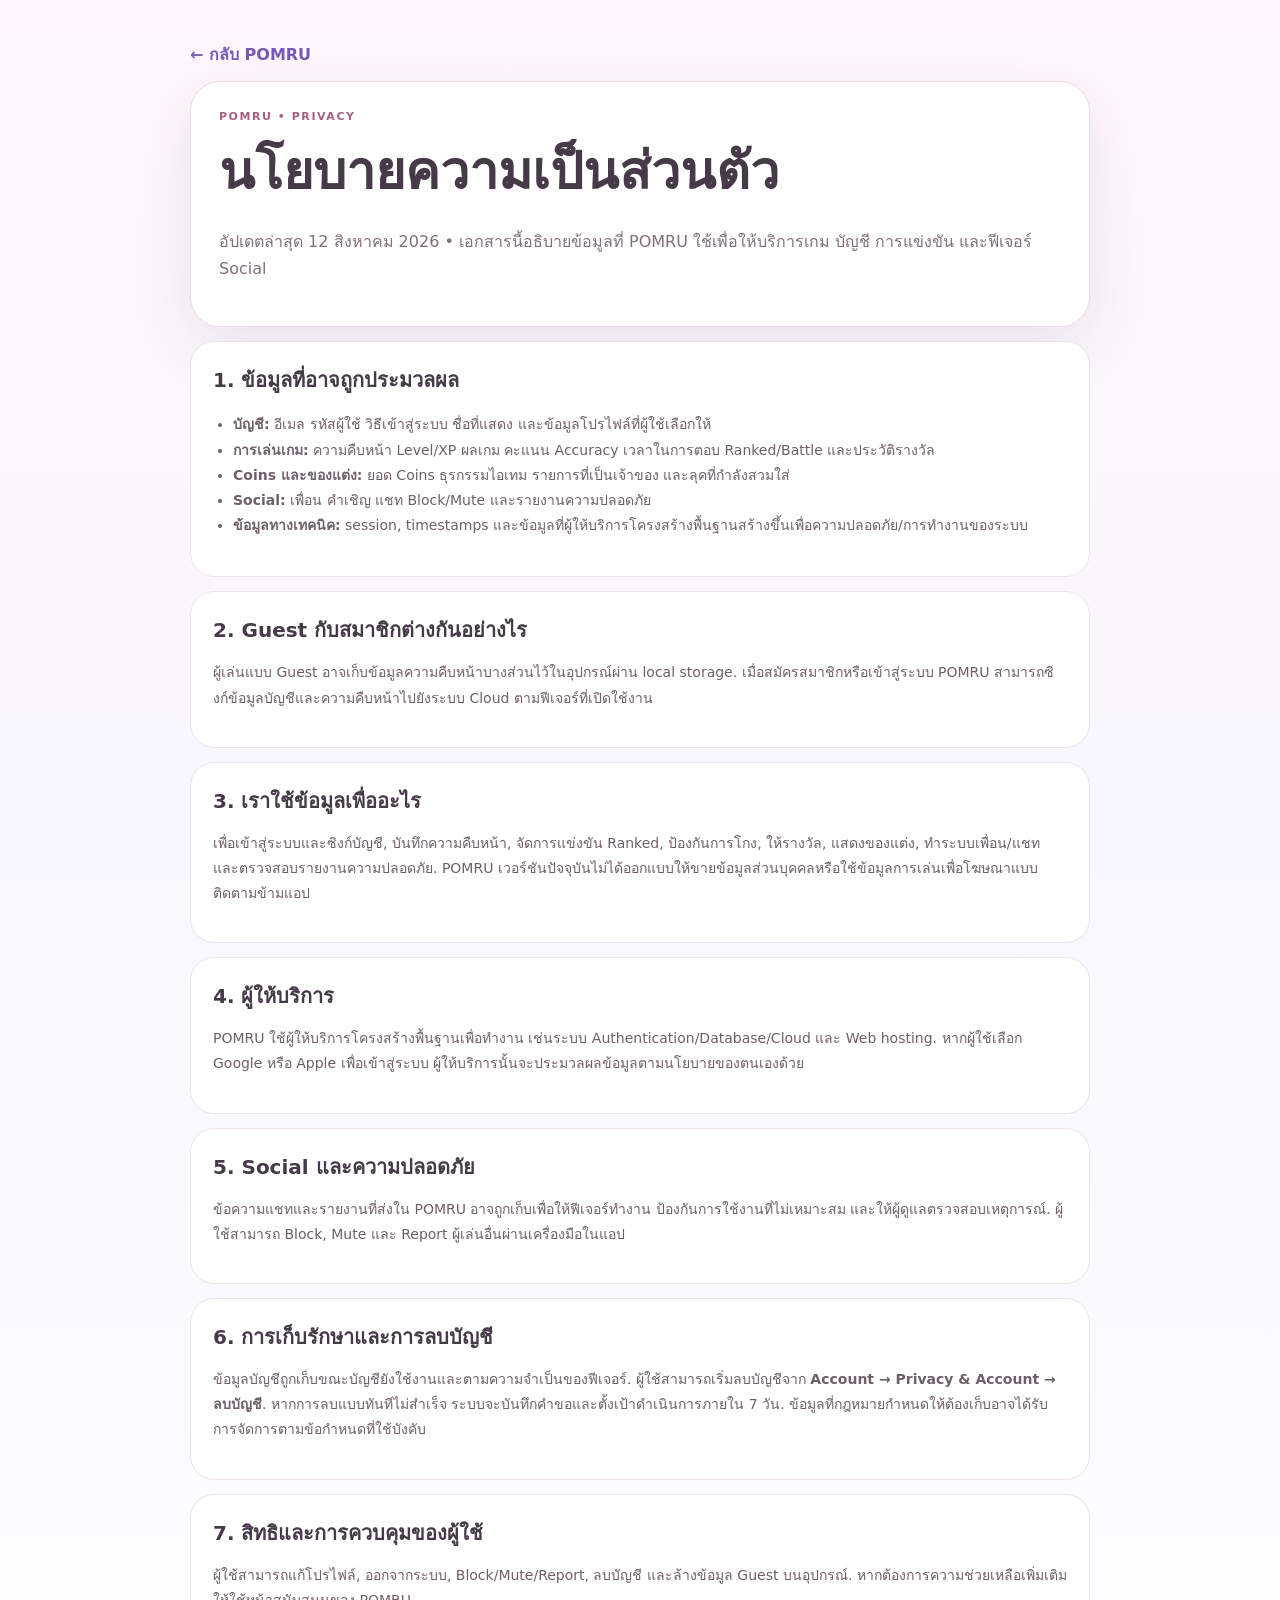
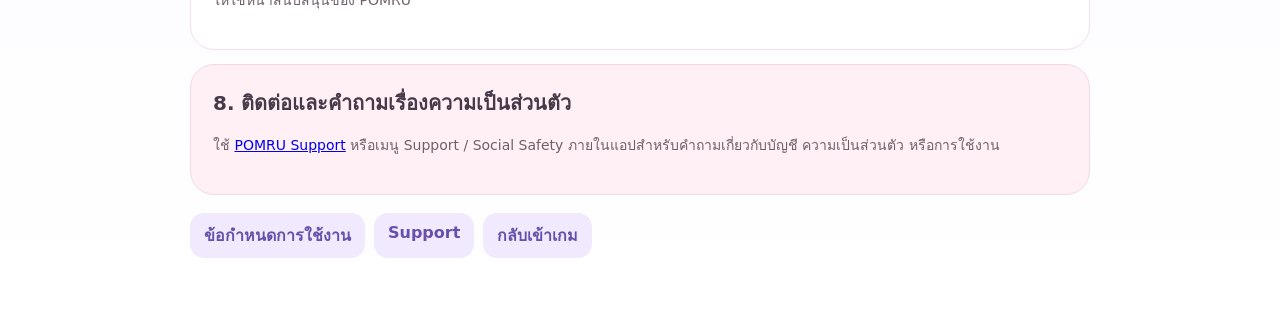
<file: privacy.html>
<!doctype html>
<html lang="th">
<head>
<meta charset="utf-8"><meta name="viewport" content="width=device-width,initial-scale=1,viewport-fit=cover">
<title>POMRU Privacy Policy</title>
<style>
:root{font-family:Inter,"Noto Sans Thai",system-ui,-apple-system,sans-serif;color:#463a48;background:#fff8fb}*{box-sizing:border-box}body{margin:0;background:linear-gradient(180deg,#fff7fb,#f8f6ff 42%,#fff);min-height:100vh}.wrap{width:min(900px,calc(100% - 28px));margin:auto;padding:42px 0 72px}.hero{padding:28px;border:1px solid #eadde8;border-radius:30px;background:rgba(255,255,255,.92);box-shadow:0 20px 60px rgba(76,53,84,.10)}.eyebrow{font-size:11px;font-weight:900;letter-spacing:.14em;color:#a65f82}.hero h1{font-size:clamp(30px,5vw,52px);margin:6px 0 5px}.hero p{color:#826f7b;line-height:1.7}.card{margin-top:14px;padding:22px;border:1px solid #eee3ea;border-radius:24px;background:#fff}.card h2{margin:0 0 8px;font-size:20px}.card p,.card li{font-size:14px;line-height:1.8;color:#6f5f69}.card ul{padding-left:20px}.notice{background:#fff0f6;border-color:#f3d8e5}.links{display:flex;gap:9px;flex-wrap:wrap;margin-top:18px}.links a{padding:10px 14px;border-radius:14px;background:#f1eaff;color:#6750aa;text-decoration:none;font-weight:800}.back{display:inline-flex;margin-bottom:14px;color:#7659b6;text-decoration:none;font-weight:800}.muted{font-size:12px;color:#9a8794}
</style>
</head><body><main class="wrap"><a class="back" href="/">← กลับ POMRU</a><section class="hero"><div class="eyebrow">POMRU • PRIVACY</div><h1>นโยบายความเป็นส่วนตัว</h1><p>อัปเดตล่าสุด 12 สิงหาคม 2026 • เอกสารนี้อธิบายข้อมูลที่ POMRU ใช้เพื่อให้บริการเกม บัญชี การแข่งขัน และฟีเจอร์ Social</p></section>
<section class="card"><h2>1. ข้อมูลที่อาจถูกประมวลผล</h2><ul><li><b>บัญชี:</b> อีเมล รหัสผู้ใช้ วิธีเข้าสู่ระบบ ชื่อที่แสดง และข้อมูลโปรไฟล์ที่ผู้ใช้เลือกให้</li><li><b>การเล่นเกม:</b> ความคืบหน้า Level/XP ผลเกม คะแนน Accuracy เวลาในการตอบ Ranked/Battle และประวัติรางวัล</li><li><b>Coins และของแต่ง:</b> ยอด Coins ธุรกรรมไอเทม รายการที่เป็นเจ้าของ และลุคที่กำลังสวมใส่</li><li><b>Social:</b> เพื่อน คำเชิญ แชท Block/Mute และรายงานความปลอดภัย</li><li><b>ข้อมูลทางเทคนิค:</b> session, timestamps และข้อมูลที่ผู้ให้บริการโครงสร้างพื้นฐานสร้างขึ้นเพื่อความปลอดภัย/การทำงานของระบบ</li></ul></section>
<section class="card"><h2>2. Guest กับสมาชิกต่างกันอย่างไร</h2><p>ผู้เล่นแบบ Guest อาจเก็บข้อมูลความคืบหน้าบางส่วนไว้ในอุปกรณ์ผ่าน local storage. เมื่อสมัครสมาชิกหรือเข้าสู่ระบบ POMRU สามารถซิงก์ข้อมูลบัญชีและความคืบหน้าไปยังระบบ Cloud ตามฟีเจอร์ที่เปิดใช้งาน</p></section>
<section class="card"><h2>3. เราใช้ข้อมูลเพื่ออะไร</h2><p>เพื่อเข้าสู่ระบบและซิงก์บัญชี, บันทึกความคืบหน้า, จัดการแข่งขัน Ranked, ป้องกันการโกง, ให้รางวัล, แสดงของแต่ง, ทำระบบเพื่อน/แชท และตรวจสอบรายงานความปลอดภัย. POMRU เวอร์ชันปัจจุบันไม่ได้ออกแบบให้ขายข้อมูลส่วนบุคคลหรือใช้ข้อมูลการเล่นเพื่อโฆษณาแบบติดตามข้ามแอป</p></section>
<section class="card"><h2>4. ผู้ให้บริการ</h2><p>POMRU ใช้ผู้ให้บริการโครงสร้างพื้นฐานเพื่อทำงาน เช่นระบบ Authentication/Database/Cloud และ Web hosting. หากผู้ใช้เลือก Google หรือ Apple เพื่อเข้าสู่ระบบ ผู้ให้บริการนั้นจะประมวลผลข้อมูลตามนโยบายของตนเองด้วย</p></section>
<section class="card"><h2>5. Social และความปลอดภัย</h2><p>ข้อความแชทและรายงานที่ส่งใน POMRU อาจถูกเก็บเพื่อให้ฟีเจอร์ทำงาน ป้องกันการใช้งานที่ไม่เหมาะสม และให้ผู้ดูแลตรวจสอบเหตุการณ์. ผู้ใช้สามารถ Block, Mute และ Report ผู้เล่นอื่นผ่านเครื่องมือในแอป</p></section>
<section class="card"><h2>6. การเก็บรักษาและการลบบัญชี</h2><p>ข้อมูลบัญชีถูกเก็บขณะบัญชียังใช้งานและตามความจำเป็นของฟีเจอร์. ผู้ใช้สามารถเริ่มลบบัญชีจาก <b>Account → Privacy & Account → ลบบัญชี</b>. หากการลบแบบทันทีไม่สำเร็จ ระบบจะบันทึกคำขอและตั้งเป้าดำเนินการภายใน 7 วัน. ข้อมูลที่กฎหมายกำหนดให้ต้องเก็บอาจได้รับการจัดการตามข้อกำหนดที่ใช้บังคับ</p></section>
<section class="card"><h2>7. สิทธิและการควบคุมของผู้ใช้</h2><p>ผู้ใช้สามารถแก้โปรไฟล์, ออกจากระบบ, Block/Mute/Report, ลบบัญชี และล้างข้อมูล Guest บนอุปกรณ์. หากต้องการความช่วยเหลือเพิ่มเติมให้ใช้หน้าสนับสนุนของ POMRU</p></section>
<section class="card notice"><h2>8. ติดต่อและคำถามเรื่องความเป็นส่วนตัว</h2><p>ใช้ <a href="/support.html">POMRU Support</a> หรือเมนู Support / Social Safety ภายในแอปสำหรับคำถามเกี่ยวกับบัญชี ความเป็นส่วนตัว หรือการใช้งาน</p></section>
<div class="links"><a href="/terms.html">ข้อกำหนดการใช้งาน</a><a href="/support.html">Support</a><a href="/">กลับเข้าเกม</a></div></main></body></html>
</file>
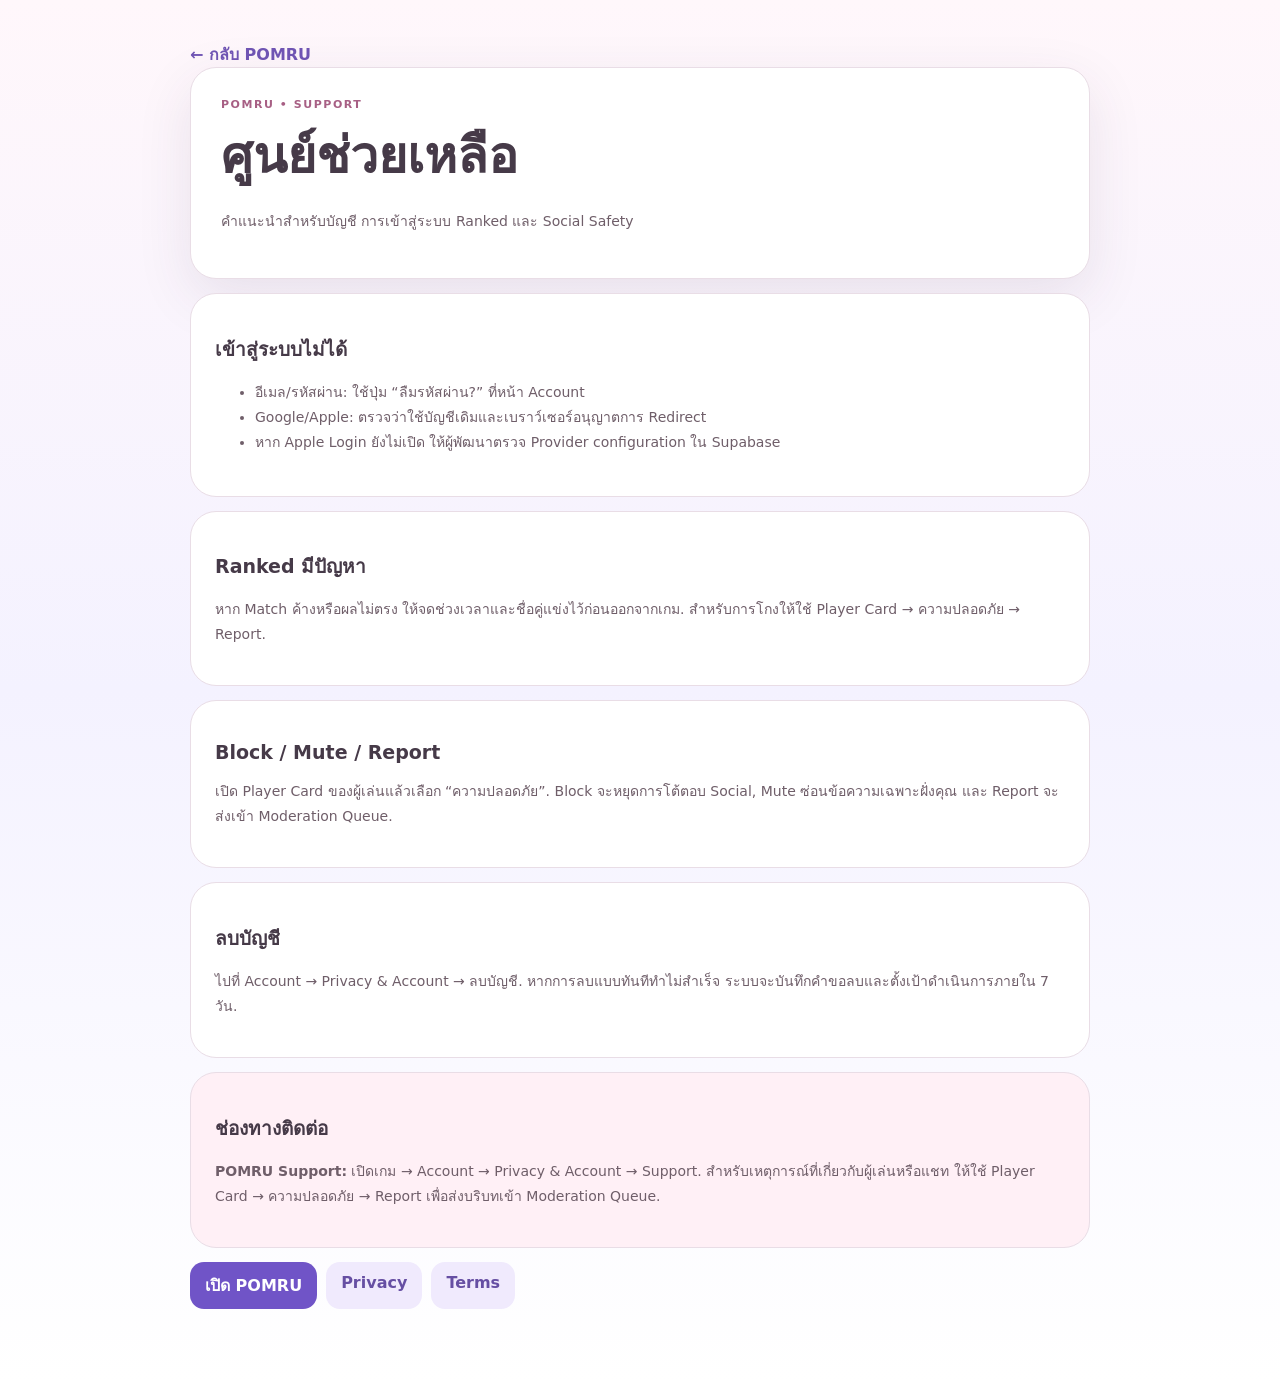
<file: support.html>
<!doctype html><html lang="th"><head><meta charset="utf-8"><meta name="viewport" content="width=device-width,initial-scale=1,viewport-fit=cover"><title>POMRU Support</title><style>
:root{font-family:Inter,"Noto Sans Thai",system-ui,-apple-system,sans-serif;color:#463a48}*{box-sizing:border-box}body{margin:0;background:linear-gradient(180deg,#fff7fb,#f4f2ff 50%,#fff)}main{width:min(900px,calc(100% - 28px));margin:auto;padding:42px 0 72px}.hero,.card{padding:24px;border:1px solid #e9dde6;border-radius:26px;background:#fff;margin-bottom:14px}.hero{padding:30px;box-shadow:0 18px 55px rgba(72,49,81,.10)}.ey{font-size:11px;letter-spacing:.14em;font-weight:900;color:#a75f84}h1{font-size:clamp(30px,5vw,50px);margin:5px 0}h2{font-size:19px}p,li{font-size:14px;line-height:1.8;color:#6f5e69}.callout{background:#fff0f6}.btns{display:flex;gap:9px;flex-wrap:wrap}.btns a{padding:11px 15px;border-radius:14px;background:#7054c7;color:#fff;text-decoration:none;font-weight:900}.btns a.alt{background:#f0eafd;color:#664fa3}.warning{color:#9a5e2f;background:#fff5df;border-color:#f1dfb8}.back{color:#6f54b3;text-decoration:none;font-weight:800}
</style></head><body><main><a class="back" href="/">← กลับ POMRU</a><section class="hero"><div class="ey">POMRU • SUPPORT</div><h1>ศูนย์ช่วยเหลือ</h1><p>คำแนะนำสำหรับบัญชี การเข้าสู่ระบบ Ranked และ Social Safety</p></section><section class="card"><h2>เข้าสู่ระบบไม่ได้</h2><ul><li>อีเมล/รหัสผ่าน: ใช้ปุ่ม “ลืมรหัสผ่าน?” ที่หน้า Account</li><li>Google/Apple: ตรวจว่าใช้บัญชีเดิมและเบราว์เซอร์อนุญาตการ Redirect</li><li>หาก Apple Login ยังไม่เปิด ให้ผู้พัฒนาตรวจ Provider configuration ใน Supabase</li></ul></section><section class="card"><h2>Ranked มีปัญหา</h2><p>หาก Match ค้างหรือผลไม่ตรง ให้จดช่วงเวลาและชื่อคู่แข่งไว้ก่อนออกจากเกม. สำหรับการโกงให้ใช้ Player Card → ความปลอดภัย → Report.</p></section><section class="card"><h2>Block / Mute / Report</h2><p>เปิด Player Card ของผู้เล่นแล้วเลือก “ความปลอดภัย”. Block จะหยุดการโต้ตอบ Social, Mute ซ่อนข้อความเฉพาะฝั่งคุณ และ Report จะส่งเข้า Moderation Queue.</p></section><section class="card"><h2>ลบบัญชี</h2><p>ไปที่ Account → Privacy & Account → ลบบัญชี. หากการลบแบบทันทีทำไม่สำเร็จ ระบบจะบันทึกคำขอลบและตั้งเป้าดำเนินการภายใน 7 วัน.</p></section><section class="card callout"><h2>ช่องทางติดต่อ</h2><p><b>POMRU Support:</b> เปิดเกม → Account → Privacy & Account → Support. สำหรับเหตุการณ์ที่เกี่ยวกับผู้เล่นหรือแชท ให้ใช้ Player Card → ความปลอดภัย → Report เพื่อส่งบริบทเข้า Moderation Queue.</p></section><div class="btns"><a href="/">เปิด POMRU</a><a class="alt" href="/privacy.html">Privacy</a><a class="alt" href="/terms.html">Terms</a></div></main></body></html>
</file>
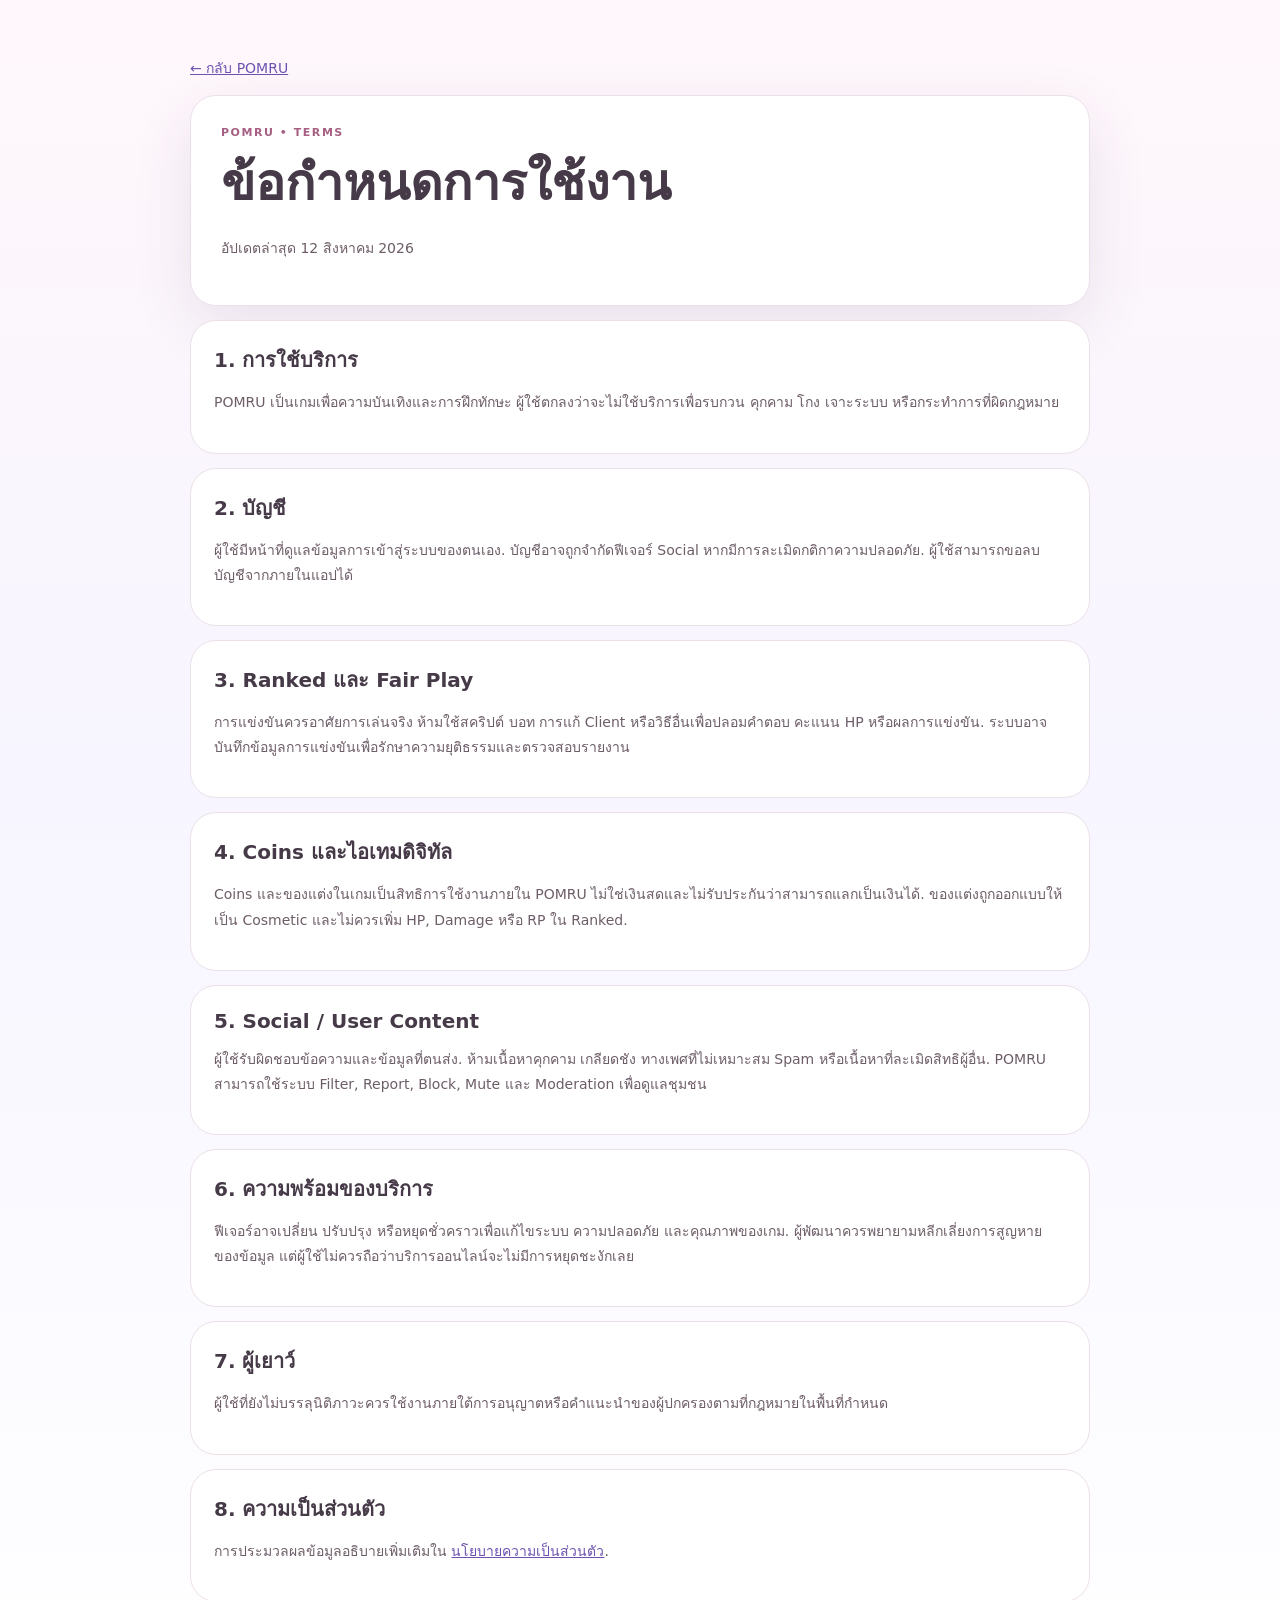
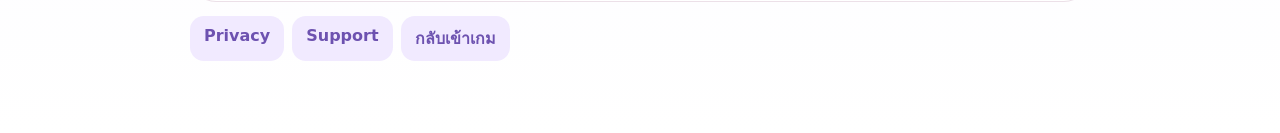
<file: terms.html>
<!doctype html><html lang="th"><head><meta charset="utf-8"><meta name="viewport" content="width=device-width,initial-scale=1,viewport-fit=cover"><title>POMRU Terms of Use</title><style>
:root{font-family:Inter,"Noto Sans Thai",system-ui,-apple-system,sans-serif;color:#463a48;background:#fff8fb}*{box-sizing:border-box}body{margin:0;background:linear-gradient(180deg,#fff7fb,#f7f5ff 45%,#fff)}main{width:min(900px,calc(100% - 28px));margin:auto;padding:42px 0 72px}.hero,.card{background:#fff;border:1px solid #ece0e8;border-radius:26px;padding:23px;margin-bottom:14px}.hero{padding:30px;box-shadow:0 20px 60px rgba(76,53,84,.1)}h1{font-size:clamp(30px,5vw,50px);margin:4px 0}h2{font-size:20px;margin:0 0 8px}p,li{font-size:14px;line-height:1.8;color:#6d5d68}.ey{color:#a65f82;font-size:11px;font-weight:900;letter-spacing:.14em}.back,a{color:#6d52b0}.links{display:flex;gap:8px;flex-wrap:wrap}.links a{background:#f1eaff;padding:10px 14px;border-radius:14px;text-decoration:none;font-weight:800}
</style></head><body><main><p><a class="back" href="/">← กลับ POMRU</a></p><section class="hero"><div class="ey">POMRU • TERMS</div><h1>ข้อกำหนดการใช้งาน</h1><p>อัปเดตล่าสุด 12 สิงหาคม 2026</p></section><section class="card"><h2>1. การใช้บริการ</h2><p>POMRU เป็นเกมเพื่อความบันเทิงและการฝึกทักษะ ผู้ใช้ตกลงว่าจะไม่ใช้บริการเพื่อรบกวน คุกคาม โกง เจาะระบบ หรือกระทำการที่ผิดกฎหมาย</p></section><section class="card"><h2>2. บัญชี</h2><p>ผู้ใช้มีหน้าที่ดูแลข้อมูลการเข้าสู่ระบบของตนเอง. บัญชีอาจถูกจำกัดฟีเจอร์ Social หากมีการละเมิดกติกาความปลอดภัย. ผู้ใช้สามารถขอลบบัญชีจากภายในแอปได้</p></section><section class="card"><h2>3. Ranked และ Fair Play</h2><p>การแข่งขันควรอาศัยการเล่นจริง ห้ามใช้สคริปต์ บอท การแก้ Client หรือวิธีอื่นเพื่อปลอมคำตอบ คะแนน HP หรือผลการแข่งขัน. ระบบอาจบันทึกข้อมูลการแข่งขันเพื่อรักษาความยุติธรรมและตรวจสอบรายงาน</p></section><section class="card"><h2>4. Coins และไอเทมดิจิทัล</h2><p>Coins และของแต่งในเกมเป็นสิทธิการใช้งานภายใน POMRU ไม่ใช่เงินสดและไม่รับประกันว่าสามารถแลกเป็นเงินได้. ของแต่งถูกออกแบบให้เป็น Cosmetic และไม่ควรเพิ่ม HP, Damage หรือ RP ใน Ranked.</p></section><section class="card"><h2>5. Social / User Content</h2><p>ผู้ใช้รับผิดชอบข้อความและข้อมูลที่ตนส่ง. ห้ามเนื้อหาคุกคาม เกลียดชัง ทางเพศที่ไม่เหมาะสม Spam หรือเนื้อหาที่ละเมิดสิทธิผู้อื่น. POMRU สามารถใช้ระบบ Filter, Report, Block, Mute และ Moderation เพื่อดูแลชุมชน</p></section><section class="card"><h2>6. ความพร้อมของบริการ</h2><p>ฟีเจอร์อาจเปลี่ยน ปรับปรุง หรือหยุดชั่วคราวเพื่อแก้ไขระบบ ความปลอดภัย และคุณภาพของเกม. ผู้พัฒนาควรพยายามหลีกเลี่ยงการสูญหายของข้อมูล แต่ผู้ใช้ไม่ควรถือว่าบริการออนไลน์จะไม่มีการหยุดชะงักเลย</p></section><section class="card"><h2>7. ผู้เยาว์</h2><p>ผู้ใช้ที่ยังไม่บรรลุนิติภาวะควรใช้งานภายใต้การอนุญาตหรือคำแนะนำของผู้ปกครองตามที่กฎหมายในพื้นที่กำหนด</p></section><section class="card"><h2>8. ความเป็นส่วนตัว</h2><p>การประมวลผลข้อมูลอธิบายเพิ่มเติมใน <a href="/privacy.html">นโยบายความเป็นส่วนตัว</a>.</p></section><div class="links"><a href="/privacy.html">Privacy</a><a href="/support.html">Support</a><a href="/">กลับเข้าเกม</a></div></main></body></html>
</file>
